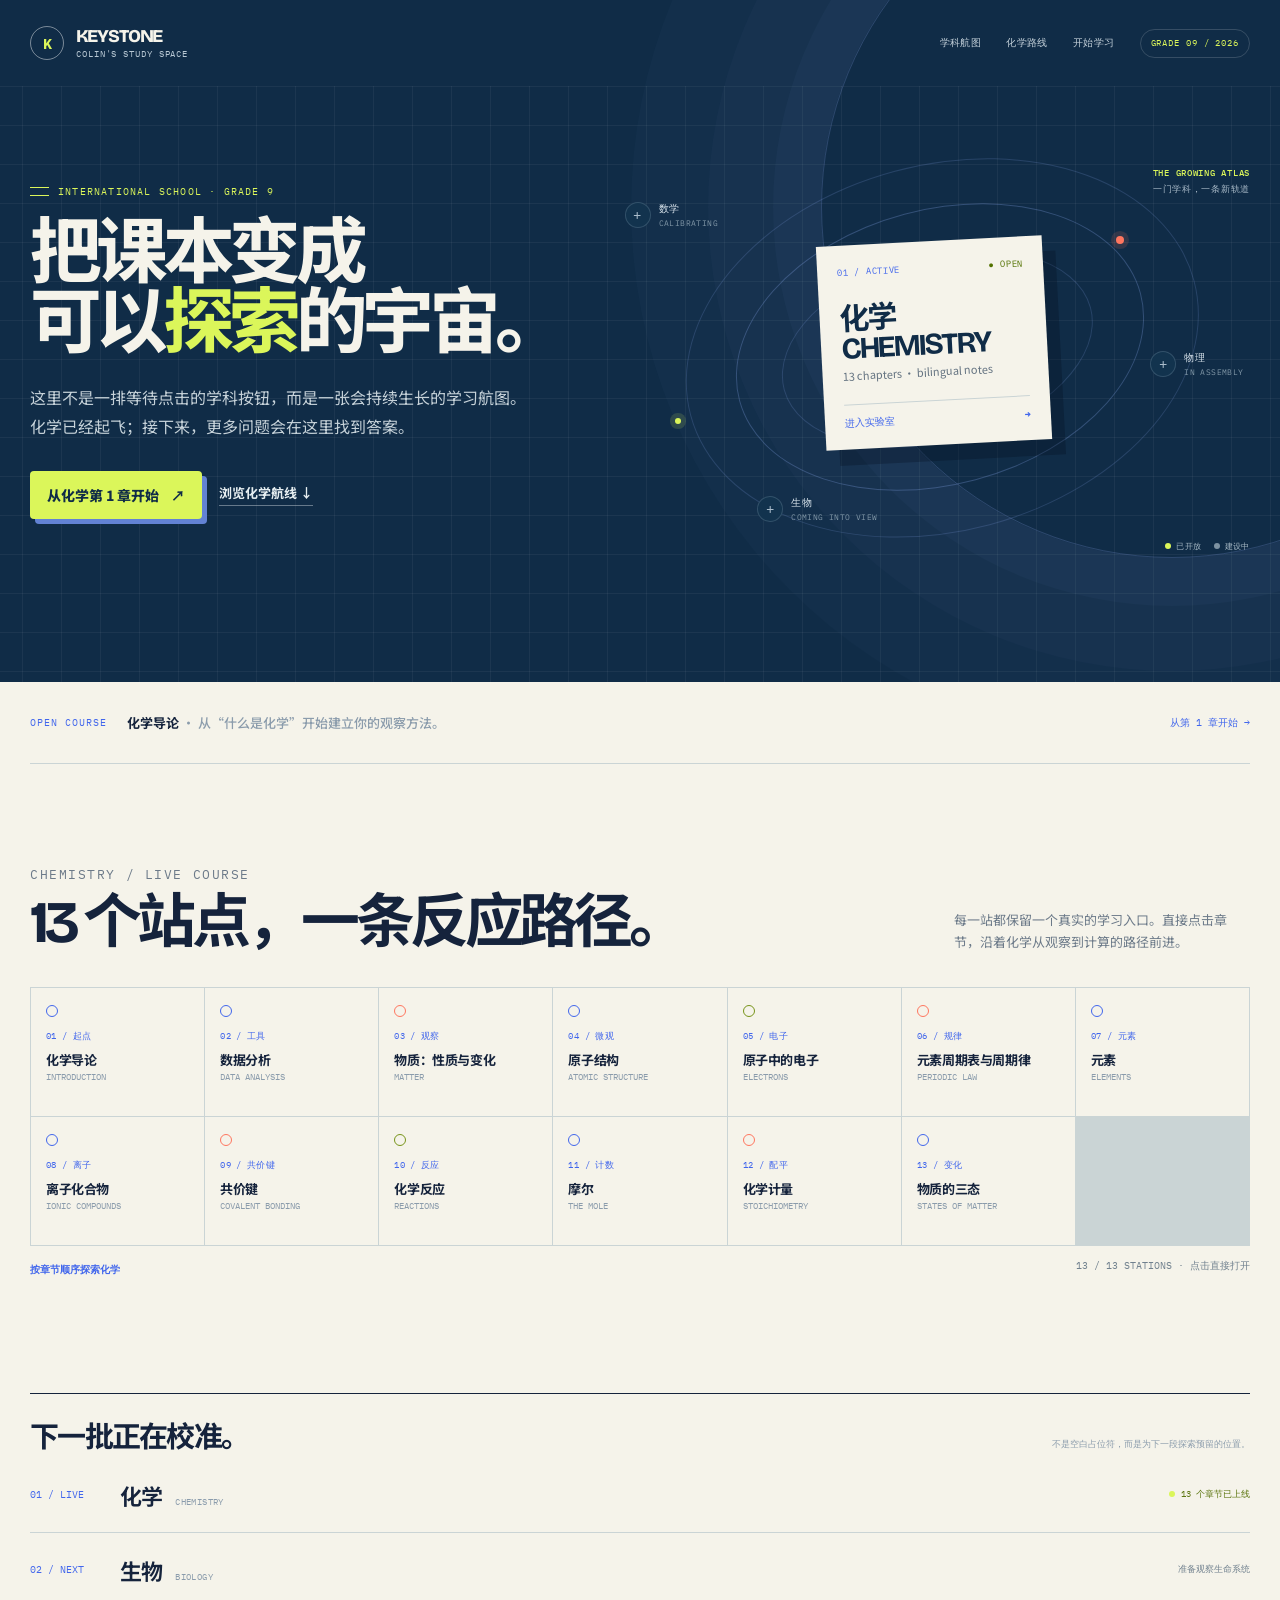
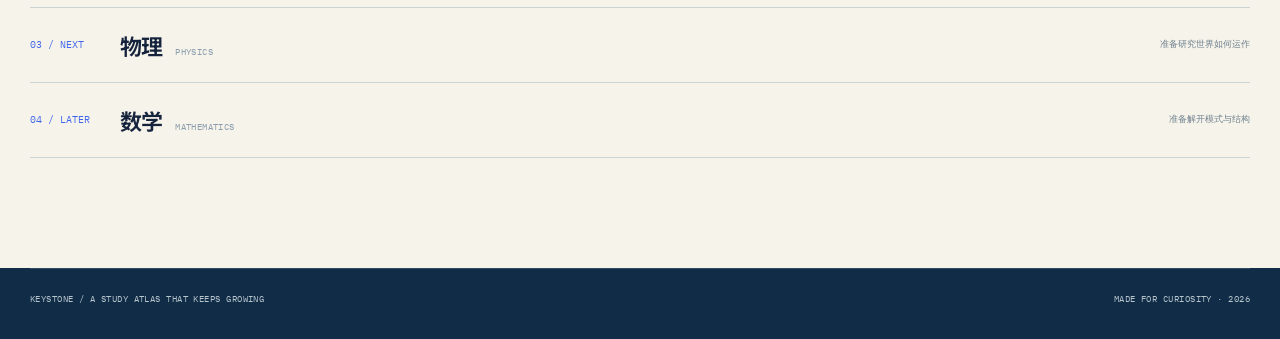
<file: index.html>
<!doctype html>
<html lang="zh-CN">
<head>
  <meta charset="UTF-8">
  <meta name="viewport" content="width=device-width, initial-scale=1">
  <meta name="theme-color" content="#102c47">
  <title>Keystone · Colin 的九年级学习空间</title>
  <link rel="preconnect" href="https://fonts.googleapis.com">
  <link rel="preconnect" href="https://fonts.gstatic.com" crossorigin>
  <link href="https://fonts.googleapis.com/css2?family=Bricolage+Grotesque:opsz,wdth,wght@12..96,75..100,400..800&amp;family=IBM+Plex+Mono:wght@400;500;600&amp;family=Noto+Sans+SC:wght@400;500;600;700;800;900&amp;display=swap" rel="stylesheet">
  <style>
    :root {
      --night: #102c47;
      --ink: #15233c;
      --paper: #f5f3ea;
      --mist: #dce7ec;
      --blue: #4166ec;
      --electric: #80a4ff;
      --lime: #dbf65a;
      --coral: #ff765f;
      --quiet: #8b9cac;
      --line: #cad4d5;
      --mono: "IBM Plex Mono", monospace;
      --display: "Bricolage Grotesque", "Noto Sans SC", sans-serif;
      --body: "Noto Sans SC", system-ui, sans-serif;
    }

    * { box-sizing: border-box; }
    html { scroll-behavior: smooth; }
    body { margin: 0; color: var(--ink); background: var(--paper); font-family: var(--body); }
    a { color: inherit; text-decoration: none; }
    a:focus-visible { outline: 3px solid var(--lime); outline-offset: 4px; }
    .shell { width: min(1220px, calc(100% - 48px)); margin: auto; }

    .topbar { display: flex; align-items: center; justify-content: space-between; min-height: 86px; color: var(--paper); }
    .brand { display: inline-flex; align-items: center; gap: 12px; font-family: var(--display); font-size: 18px; font-weight: 800; letter-spacing: -.06em; }
    .brand-sign { display: grid; width: 34px; height: 34px; place-items: center; border: 1px solid #ffffff70; border-radius: 50%; color: var(--lime); font-family: var(--mono); font-size: 15px; letter-spacing: 0; }
    .brand small, .edition { display: block; margin-top: 1px; color: #b8c8d4; font: 9px/1.4 var(--mono); letter-spacing: .1em; }
    .top-links { display: flex; align-items: center; gap: 25px; color: #c4d1da; font: 10px var(--mono); letter-spacing: .04em; }
    .top-links a { transition: color .18s ease; }
    .top-links a:hover { color: var(--lime); }
    .edition { padding: 7px 10px; border: 1px solid #ffffff28; border-radius: 999px; color: var(--lime); }

    .page-top { color: var(--paper); background: var(--night); overflow: hidden; }
    .hero { position: relative; min-height: 596px; padding: 48px 0 74px; isolation: isolate; }
    .hero::before { content: ""; position: absolute; z-index: -2; inset: 0 -25vw; background-image: linear-gradient(#ffffff0d 1px, transparent 1px), linear-gradient(90deg, #ffffff0d 1px, transparent 1px); background-size: 39px 39px; mask-image: linear-gradient(90deg, transparent, #000 15%, #000 85%, transparent); }
    .hero::after { content: ""; position: absolute; z-index: -1; width: 700px; height: 700px; right: -273px; top: -230px; border: 1px solid #99b2ff35; border-radius: 50%; box-shadow: 0 0 0 48px #99b2ff08, 0 0 0 113px #99b2ff06, 0 0 0 190px #99b2ff05; }
    .hero-grid { display: grid; grid-template-columns: minmax(0, .94fr) minmax(460px, 1.06fr); align-items: center; gap: 28px; }
    .eyebrow { display: flex; align-items: center; gap: 9px; margin-bottom: 20px; color: var(--lime); font: 10px var(--mono); letter-spacing: .12em; }
    .eyebrow::before { width: 19px; height: 7px; border-top: 1px solid currentColor; border-bottom: 1px solid currentColor; content: ""; }
    h1 { max-width: 590px; margin: 0; font-family: var(--display); font-size: clamp(48px, 5.6vw, 78px); font-weight: 750; letter-spacing: -.077em; line-height: .98; }
    h1 em { color: var(--lime); font-style: normal; }
    .intro { max-width: 505px; margin: 24px 0 0; color: #c6d2d9; font-size: 16px; line-height: 1.85; }
    .hero-actions { display: flex; flex-wrap: wrap; align-items: center; gap: 17px; margin-top: 29px; }
    .primary-action { display: inline-flex; align-items: center; gap: 12px; padding: 14px 17px; border-radius: 4px; background: var(--lime); color: var(--night); font-weight: 800; font-size: 14px; box-shadow: 5px 5px 0 #6282d4; transition: transform .18s ease, box-shadow .18s ease; }
    .primary-action:hover { transform: translate(-2px, -2px); box-shadow: 8px 8px 0 #6282d4; }
    .plain-action { color: #e6eef1; font-size: 13px; font-weight: 700; border-bottom: 1px solid #e6eef166; padding-bottom: 3px; }
    .plain-action:hover { color: var(--lime); border-color: var(--lime); }

    .sky-map { position: relative; min-height: 426px; }
    .orbit { position: absolute; left: 51%; top: 50%; width: 416px; height: 276px; transform: translate(-50%, -50%) rotate(-15deg); border: 1px solid #98b4ff42; border-radius: 50%; }
    .orbit::before, .orbit::after { position: absolute; border: 1px solid #98b4ff2c; border-radius: 50%; content: ""; }
    .orbit::before { width: 316px; height: 184px; left: 45px; top: 45px; }
    .orbit::after { width: 520px; height: 365px; left: -52px; top: -45px; }
    .map-caption { position: absolute; top: 24px; right: 0; color: #a9bac8; font: 9px var(--mono); letter-spacing: .08em; text-align: right; }
    .map-caption b { display: block; margin-bottom: 5px; color: var(--lime); font-weight: 500; }
    .course-core { position: absolute; z-index: 2; left: 50%; top: 49%; width: 226px; padding: 21px 20px 19px; transform: translate(-50%, -50%) rotate(-3deg); background: var(--paper); color: var(--night); box-shadow: 13px 16px 0 #020d1a46; transition: transform .25s ease; }
    .course-core:hover { transform: translate(-50%, -54%) rotate(0); }
    .core-status { display: flex; justify-content: space-between; color: var(--blue); font: 9px var(--mono); letter-spacing: .08em; }
    .core-status span:last-child { color: #537200; }
    .course-core h2 { margin: 27px 0 5px; font-family: var(--display); font-size: 30px; line-height: .95; letter-spacing: -.07em; }
    .course-core p { margin: 0; color: #647381; font-size: 11px; }
    .core-go { display: flex; align-items: center; justify-content: space-between; margin-top: 21px; padding-top: 11px; border-top: 1px solid var(--line); color: var(--blue); font: 10px var(--mono); }
    .course-core:hover .core-go { color: #243cbd; }
    .satellite { position: absolute; z-index: 3; display: flex; align-items: center; gap: 8px; color: #d8e3eb; font: 10px var(--mono); letter-spacing: .04em; }
    .satellite::before { display: grid; width: 24px; height: 24px; place-items: center; border: 1px solid #afc5d335; border-radius: 50%; background: #12334e; color: #aabccb; content: "+"; font-size: 14px; }
    .satellite b { display: block; color: inherit; font-size: 10px; font-weight: 500; }
    .satellite small { display: block; margin-top: 2px; color: #8298a8; font-size: 8px; }
    .satellite.math { left: 1%; top: 16%; }
    .satellite.physics { right: 1%; top: 51%; }
    .satellite.bio { left: 22%; bottom: 9%; }
    .orbit-dot { position: absolute; z-index: 3; width: 8px; height: 8px; border-radius: 50%; background: var(--coral); box-shadow: 0 0 0 5px #ff765f24; }
    .dot-one { right: 20%; top: 24%; } .dot-two { left: 9%; bottom: 32%; width: 6px; height: 6px; background: var(--lime); box-shadow: 0 0 0 5px #dbf65a24; }
    .map-legend { position: absolute; bottom: 0; right: 0; display: flex; gap: 12px; color: #a8bac6; font: 8px var(--mono); letter-spacing: .06em; }
    .map-legend i { display: inline-block; width: 6px; height: 6px; margin-right: 5px; border-radius: 50%; background: var(--lime); }
    .map-legend i.muted { background: #7d92a2; }

    .now-strip { display: grid; grid-template-columns: auto 1fr auto; align-items: center; gap: 20px; min-height: 82px; border-bottom: 1px solid var(--line); color: var(--ink); }
    .now-label { color: var(--blue); font: 10px var(--mono); letter-spacing: .1em; }
    .now-strip p { margin: 0; font-size: 13px; font-weight: 700; }
    .now-strip p span { color: var(--quiet); font-weight: 500; }
    .jump { display: inline-flex; gap: 7px; align-items: center; color: var(--blue); font: 10px var(--mono); }
    .jump:hover { color: #1b39ba; }

    .subject-zone { padding: 100px 0 110px; }
    .section-kicker { color: var(--blue); font: 10px var(--mono); letter-spacing: .12em; }
    .route-heading { display: grid; grid-template-columns: 1fr auto; gap: 25px; align-items: end; margin-bottom: 34px; }
    .route-heading h2 { margin: 8px 0 0; font-family: var(--display); font-size: clamp(38px, 4.6vw, 59px); line-height: 1; letter-spacing: -.075em; }
    .route-heading p { max-width: 296px; margin: 0; color: #6c7a89; font-size: 13px; line-height: 1.7; }
    .route { position: relative; }
    .stops { display: grid; grid-template-columns: repeat(7, minmax(0, 1fr)); gap: 1px; border: 1px solid var(--line); background: var(--line); }
    .stop { display: flex; min-height: 128px; flex-direction: column; padding: 17px 15px 14px; background: var(--paper); transition: background .17s ease, transform .17s ease; }
    .stop::before { width: 10px; height: 10px; margin: 0 0 13px; border: 1px solid var(--blue); border-radius: 50%; background: var(--paper); color: var(--blue); content: ""; transition: background .17s ease, transform .17s ease; }
    .stop:hover::before, .stop:focus-visible::before { transform: scale(1.18); background: var(--blue); }
    .stop:nth-child(3n)::before { border-color: var(--coral); color: var(--coral); }
    .stop:nth-child(3n):hover::before, .stop:nth-child(3n):focus-visible::before { background: var(--coral); }
    .stop:nth-child(5n)::before { border-color: #779419; color: #779419; }
    .stop:nth-child(5n):hover::before, .stop:nth-child(5n):focus-visible::before { background: var(--lime); }
    .stop:hover { position: relative; z-index: 1; background: #eef2ff; transform: translateY(-3px); }
    .stop-number { color: var(--blue); font: 9px var(--mono); letter-spacing: .04em; }
    .stop strong { display: block; margin: 8px 0 3px; font-size: 13px; line-height: 1.32; letter-spacing: -.03em; }
    .stop small { color: var(--quiet); font: 9px/1.35 var(--mono); }
    .route-tip { display: flex; justify-content: space-between; margin: 13px 0 0; color: #70808e; font: 10px var(--mono); }
    .route-tip span:first-child { color: var(--blue); font-weight: 600; }
    .route-tip span:last-child { color: #70808e; }

    .launches { margin-top: 116px; padding-top: 19px; border-top: 1px solid var(--ink); }
    .launches-head { display: flex; align-items: baseline; justify-content: space-between; gap: 20px; margin-bottom: 3px; }
    .launches h2 { margin: 0; font-family: var(--display); font-size: 29px; letter-spacing: -.06em; }
    .launches p { margin: 0; color: var(--quiet); font: 9px var(--mono); }
    .launch-list { margin: 0; padding: 0; list-style: none; }
    .launch-list li { display: grid; grid-template-columns: 70px 1fr auto; align-items: center; gap: 20px; min-height: 75px; border-bottom: 1px solid var(--line); transition: padding .18s ease, background .18s ease; }
    .launch-list li:hover { padding: 0 12px; background: #e9e8df; }
    .launch-code { color: var(--blue); font: 10px var(--mono); }
    .launch-name { font-family: var(--display); font-size: 22px; font-weight: 650; letter-spacing: -.055em; }
    .launch-name small { margin-left: 10px; color: var(--quiet); font: 9px var(--mono); letter-spacing: .04em; }
    .launch-status { color: #70808e; font: 9px var(--mono); text-align: right; }
    .launch-list li:first-child .launch-status { color: #5d7611; }
    .launch-list li:first-child .launch-status::before { display: inline-block; width: 6px; height: 6px; margin-right: 6px; border-radius: 50%; background: var(--lime); content: ""; }

    footer { display: flex; justify-content: space-between; gap: 20px; padding: 24px 0 35px; border-top: 1px solid #ffffff24; color: #b7c5cd; font: 9px var(--mono); letter-spacing: .05em; }
    .footer-wrap { background: var(--night); }

    @media (max-width: 900px) {
      .hero-grid { grid-template-columns: 1fr; }
      .hero { padding-top: 35px; }
      .sky-map { min-height: 350px; margin: -20px 0 0; }
      .map-caption { right: 4%; }
      .route-heading { grid-template-columns: 1fr; gap: 12px; }
      .route-heading p { max-width: 480px; }
      .stops { grid-template-columns: repeat(4, minmax(0, 1fr)); }
    }
    @media (max-width: 620px) {
      .shell { width: min(100% - 32px, 1220px); }
      .topbar { min-height: 71px; }
      .top-links a { display: none; }
      .edition { font-size: 8px; }
      .hero { min-height: 0; padding: 37px 0 50px; }
      h1 { font-size: clamp(43px, 13vw, 60px); }
      .intro { font-size: 14px; }
      .hero-actions { gap: 14px; }
      .sky-map { min-height: 314px; margin-top: 0; transform: scale(.92); transform-origin: center top; }
      .orbit { width: 322px; height: 208px; }
      .orbit::before { width: 237px; height: 132px; left: 42px; top: 36px; }
      .orbit::after { width: 398px; height: 282px; left: -39px; top: -38px; }
      .course-core { width: 194px; padding: 17px; }
      .course-core h2 { margin-top: 21px; font-size: 27px; }
      .satellite { font-size: 8px; }
      .satellite::before { width: 20px; height: 20px; }
      .satellite.math { left: 0; top: 23%; } .satellite.physics { right: -1%; top: 52%; } .satellite.bio { left: 7%; bottom: 6%; }
      .map-caption, .map-legend { display: none; }
      .now-strip { grid-template-columns: auto 1fr; gap: 11px; min-height: 90px; }
      .now-strip p { font-size: 12px; }
      .jump { grid-column: 2; justify-self: start; margin-top: -13px; }
      .subject-zone { padding: 69px 0 75px; }
      .route-heading h2 { font-size: 42px; }
      .stops { grid-template-columns: repeat(2, minmax(0, 1fr)); }
      .stop { min-height: 117px; padding: 14px 12px; }
      .launches { margin-top: 72px; }
      .launches-head { display: block; }
      .launches-head p { margin-top: 8px; }
      .launch-list li { grid-template-columns: 48px 1fr; gap: 10px; min-height: 67px; }
      .launch-name { font-size: 18px; }
      .launch-status { grid-column: 2; justify-self: start; margin-top: -20px; }
      .launch-name small { display: none; }
      footer { display: block; font-size: 8px; line-height: 2; }
    }
    @media (prefers-reduced-motion: reduce) { *, *::before, *::after { scroll-behavior: auto !important; transition: none !important; animation: none !important; } }
  </style>
</head>
<body>
  <div class="page-top">
    <nav class="topbar shell" aria-label="主导航">
      <a class="brand" href="index.html" aria-label="Keystone 首页"><span class="brand-sign">K</span><span>KEYSTONE<small>COLIN'S STUDY SPACE</small></span></a>
      <div class="top-links"><a href="#subjects">学科航图</a><a href="#chemistry">化学路线</a><a href="chemistry/Chapter01.html">开始学习</a><span class="edition">GRADE 09 / 2026</span></div>
    </nav>
    <main class="shell">
      <section class="hero" aria-labelledby="hero-title">
        <div class="hero-grid">
          <div>
            <p class="eyebrow">INTERNATIONAL SCHOOL · GRADE 9</p>
            <h1 id="hero-title">把课本变成<br>可以<em>探索</em>的宇宙。</h1>
            <p class="intro">这里不是一排等待点击的学科按钮，而是一张会持续生长的学习航图。化学已经起飞；接下来，更多问题会在这里找到答案。</p>
            <div class="hero-actions"><a class="primary-action" href="chemistry/Chapter01.html">从化学第 1 章开始 <span>↗</span></a><a class="plain-action" href="#chemistry">浏览化学航线 ↓</a></div>
          </div>
          <div class="sky-map" aria-label="学科星图：化学已开放，数学、物理与生物即将推出">
            <p class="map-caption"><b>THE GROWING ATLAS</b>一门学科，一条新轨道</p>
            <div class="orbit" aria-hidden="true"></div><i class="orbit-dot dot-one" aria-hidden="true"></i><i class="orbit-dot dot-two" aria-hidden="true"></i>
            <a class="course-core" href="chemistry/Chapter01.html"><span class="core-status"><span>01 / ACTIVE</span><span>● OPEN</span></span><h2>化学<br>CHEMISTRY</h2><p>13 chapters · bilingual notes</p><span class="core-go">进入实验室 <b>→</b></span></a>
            <div class="satellite math"><span><b>数学</b><small>CALIBRATING</small></span></div>
            <div class="satellite physics"><span><b>物理</b><small>IN ASSEMBLY</small></span></div>
            <div class="satellite bio"><span><b>生物</b><small>COMING INTO VIEW</small></span></div>
            <p class="map-legend"><span><i></i>已开放</span><span><i class="muted"></i>建设中</span></p>
          </div>
        </div>
      </section>
    </main>
  </div>

  <section class="shell now-strip" aria-label="化学课程入口">
    <span class="now-label">OPEN COURSE</span><p>化学导论 <span>· 从“什么是化学”开始建立你的观察方法。</span></p><a class="jump" href="chemistry/Chapter01.html">从第 1 章开始 →</a>
  </section>

  <main class="shell subject-zone">
    <section id="chemistry" aria-labelledby="route-title">
      <div class="route-heading"><div><p class="section-kicker">CHEMISTRY / LIVE COURSE</p><h2 id="route-title">13 个站点，一条反应路径。</h2></div><p>每一站都保留一个真实的学习入口。直接点击章节，沿着化学从观察到计算的路径前进。</p></div>
      <div class="route">
        <div class="stops" aria-label="化学章节导航">
          <a class="stop" href="chemistry/Chapter01.html"><span class="stop-number">01 / 起点</span><strong>化学导论</strong><small>INTRODUCTION</small></a>
          <a class="stop" href="chemistry/Chapter02.html"><span class="stop-number">02 / 工具</span><strong>数据分析</strong><small>DATA ANALYSIS</small></a>
          <a class="stop" href="chemistry/Chapter03.html"><span class="stop-number">03 / 观察</span><strong>物质：性质与变化</strong><small>MATTER</small></a>
          <a class="stop" href="chemistry/Chapter04.html"><span class="stop-number">04 / 微观</span><strong>原子结构</strong><small>ATOMIC STRUCTURE</small></a>
          <a class="stop" href="chemistry/Chapter05.html"><span class="stop-number">05 / 电子</span><strong>原子中的电子</strong><small>ELECTRONS</small></a>
          <a class="stop" href="chemistry/Chapter06.html"><span class="stop-number">06 / 规律</span><strong>元素周期表与周期律</strong><small>PERIODIC LAW</small></a>
          <a class="stop" href="chemistry/Chapter07.html"><span class="stop-number">07 / 元素</span><strong>元素</strong><small>ELEMENTS</small></a>
          <a class="stop" href="chemistry/Chapter08.html"><span class="stop-number">08 / 离子</span><strong>离子化合物</strong><small>IONIC COMPOUNDS</small></a>
          <a class="stop" href="chemistry/Chapter09.html"><span class="stop-number">09 / 共价键</span><strong>共价键</strong><small>COVALENT BONDING</small></a>
          <a class="stop" href="chemistry/Chapter10.html"><span class="stop-number">10 / 反应</span><strong>化学反应</strong><small>REACTIONS</small></a>
          <a class="stop" href="chemistry/Chapter11.html"><span class="stop-number">11 / 计数</span><strong>摩尔</strong><small>THE MOLE</small></a>
          <a class="stop" href="chemistry/Chapter12.html"><span class="stop-number">12 / 配平</span><strong>化学计量</strong><small>STOICHIOMETRY</small></a>
          <a class="stop" href="chemistry/Chapter13.html"><span class="stop-number">13 / 变化</span><strong>物质的三态</strong><small>STATES OF MATTER</small></a>
        </div>
      </div>
      <p class="route-tip"><span>按章节顺序探索化学</span><span>13 / 13 STATIONS · 点击直接打开</span></p>
    </section>

    <section class="launches" id="subjects" aria-labelledby="subjects-title">
      <div class="launches-head"><h2 id="subjects-title">下一批正在校准。</h2><p>不是空白占位符，而是为下一段探索预留的位置。</p></div>
      <ul class="launch-list">
        <li><span class="launch-code">01 / LIVE</span><span class="launch-name">化学 <small>CHEMISTRY</small></span><span class="launch-status">13 个章节已上线</span></li>
        <li><span class="launch-code">02 / NEXT</span><span class="launch-name">生物 <small>BIOLOGY</small></span><span class="launch-status">准备观察生命系统</span></li>
        <li><span class="launch-code">03 / NEXT</span><span class="launch-name">物理 <small>PHYSICS</small></span><span class="launch-status">准备研究世界如何运作</span></li>
        <li><span class="launch-code">04 / LATER</span><span class="launch-name">数学 <small>MATHEMATICS</small></span><span class="launch-status">准备解开模式与结构</span></li>
      </ul>
    </section>
  </main>

  <div class="footer-wrap"><footer class="shell"><span>KEYSTONE / A STUDY ATLAS THAT KEEPS GROWING</span><span>MADE FOR CURIOSITY · 2026</span></footer></div>
</body>
</html>
</file>
